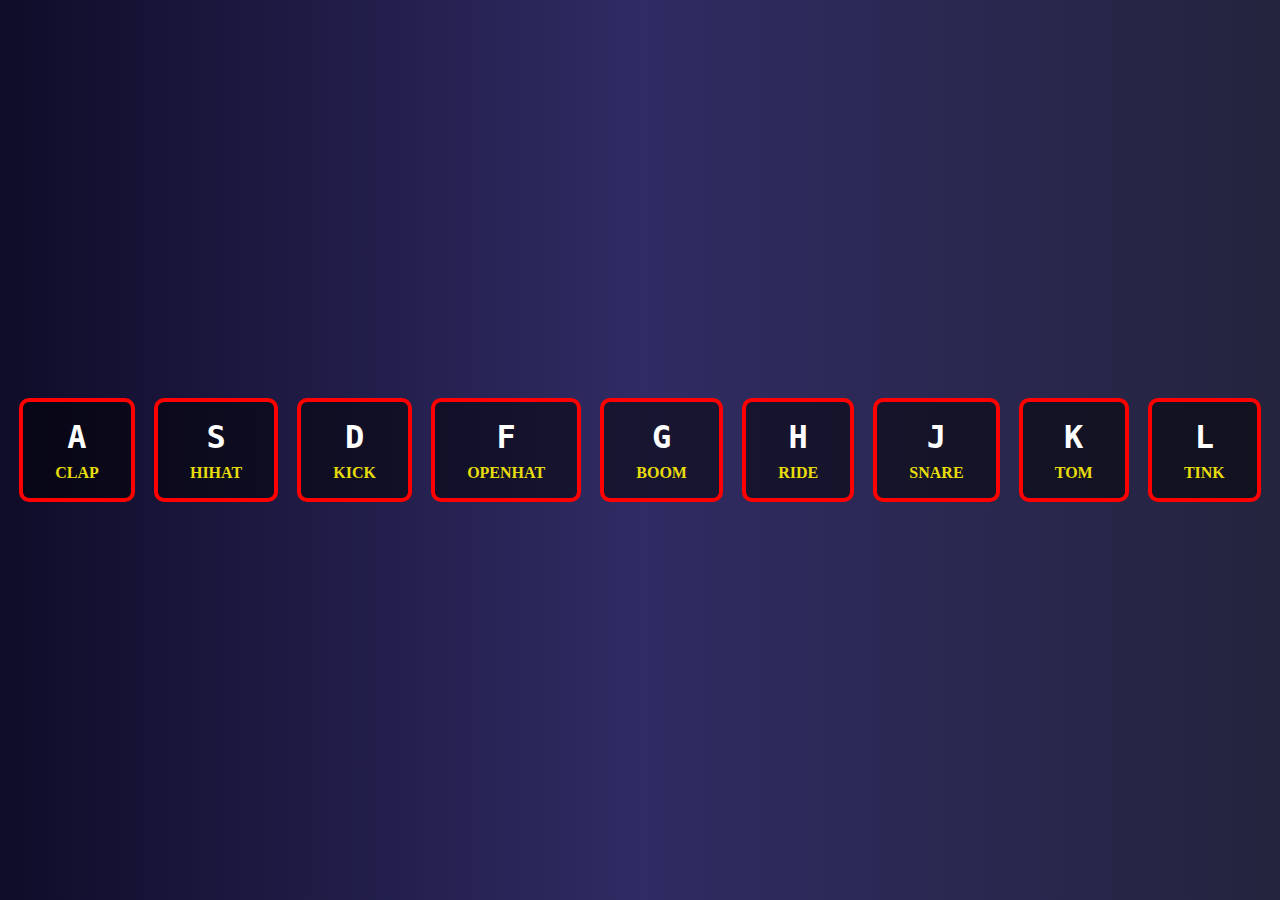
<file: 01 - Javscript Drum kit/index.html>
<!DOCTYPE html>
<html lang="en">
<head>
    <meta charset="UTF-8">
    <meta name="viewport" content="width=device-width, initial-scale=1.0">
    <title>Document</title>
    <link rel="stylesheet" href="style.css">
    <style>
  
    
    </style>
</head>
<body>
    <div class="wrapper">
        <div class="a container key-box" data-key="A">
            <kbd>A</kbd>
            <p>CLAP</p>
            <audio src="sounds/clap.wav"></audio>
        </div>
        <div class="s container key-box" data-key="S">
            <kbd>S</kbd>
            <p>HIHAT</p>
            <audio src="sounds/hihat.wav"></audio>
        </div>
        <div class="d container key-box" data-key="D">
            <kbd>D</kbd>
            <p>KICK</p>
            <audio src="sounds/kick.wav"></audio>
        </div>
        <div class="f container key-box" data-key="F">
            <kbd>F</kbd>
            <p>OPENHAT</p>
            <audio src="sounds/openhat.wav"></audio>
        </div>
        <div class="g container key-box" data-key="G">
            <kbd>G</kbd>
            <p>BOOM</p>
            <audio src="sounds/boom.wav"></audio>
        </div>
        <div class="h container key-box" data-key="H">
            <kbd>H</kbd>
            <p>RIDE</p>
            <audio src="sounds/ride.wav"></audio>
        </div>
        <div class="j container key-box" data-key="J">
            <kbd>J</kbd>
            <p>SNARE</p>
            <audio src="sounds/snare.wav"></audio>
        </div>
        <div class="k container key-box" data-key="K">
            <kbd>K</kbd>
            <p>TOM</p>
            <audio src="sounds/tom.wav"></audio>
        </div>
        <div class="l container key-box" data-key="L">
            <kbd>L</kbd>
            <p>TINK</p>
            <audio src="sounds/tink.wav"></audio>
        </div>
        
    </div>
    <script src="script.js"></script>
</body>
</html>
</file>
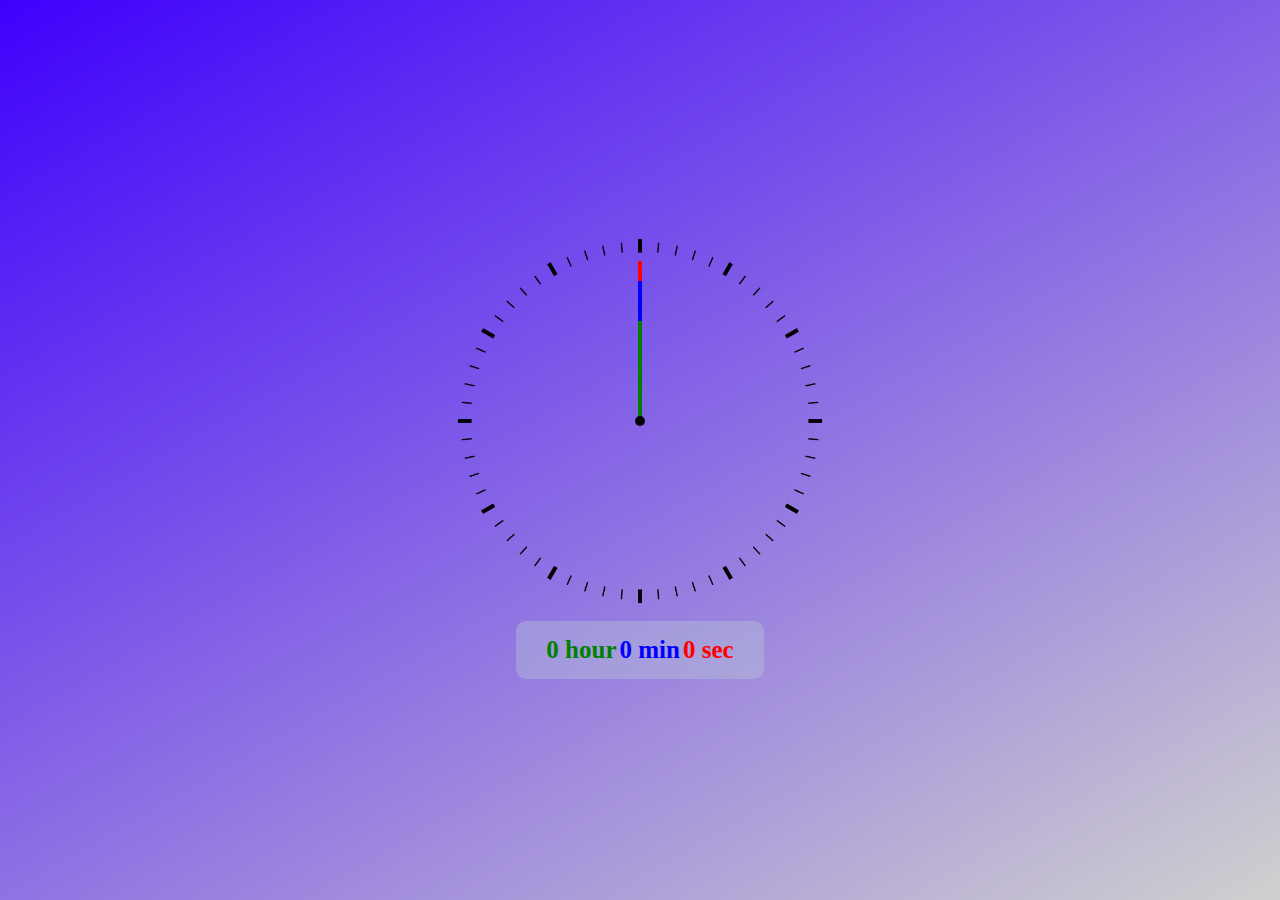
<file: 02 - JS and CSS Clock/index.html>
<!DOCTYPE html>
<html lang="en">

<head>
  <meta charset="UTF-8">
  <title>JS + CSS Clock</title>
  
  <style>
    * {
      margin: 0;
      padding: 0;
      box-sizing: border-box;
    }

    .wrapper {
      width: 100vw;
      height: 100vh;
      background-image: linear-gradient(150deg, #3f00fc, #d0d0ce);
      display: flex;
      justify-content: center;
      align-items: center;
      flex-direction: column;
    }

    .clock-container {
      background-image: url(pngegg.png);
      width: 400px;
      height: 400px;
      position: relative;
      display: flex;

      justify-content: center;
      align-items: center;
    }

    .center {
      position: absolute;
      background-color: black;
      padding: 5px;
      border-radius: 50%;
      z-index: 400;
    }

    .hand {

      position: absolute;
      width: 4px;

      /* top:40px; */
      bottom: 50%;
      transform: rotateZ(0deg);
      transform-origin: bottom;
    }

    .hand.sec {
      background-color: red;
      height: 160px;
    }

    .hand.min {
      background-color: blue;
      height: 140px;
      transform: rotateZ(0deg);
      z-index: 150;

    }

    .hand.hour {
      height: 100px;
      transform: rotateZ(0deg);
      background-color: green;
      z-index: 200;

    }
  </style>
</head>

<body>

  <div class="wrapper">
    <div class="clock-container">
      <img src="pngegg.png" alt="" width="400px" height="400px">
      <div class="center">

      </div>
      <div class="hand hour"></div>
      <div class="hand min"></div>
      <div class="hand sec"></div>
    </div>

    <!-- //lets make a digital clock --> 
     <div class="digital" style="display: flex; gap:3px ; background-color: rgba(184, 205, 214, 0.371); padding: 10px; border-radius: 10px; font-weight: bolder; font-size: 25px; padding: 15px 30px;">
       <div class="hourdig" style="color: green;">0 hour</div>
       <div class="mindig" style="color: blue;">0 min</div>
      <div class="secdig" style="color: red;">0 sec</div>
     </div>

  </div>


  <script>
    const sechand = document.querySelector('.sec')
    const minhand = document.querySelector('.min')
    const hourhand = document.querySelector('.hour')

    const secdig = document.querySelector('.secdig')
    const mindig = document.querySelector('.mindig')
    const hourdig = document.querySelector('.hourdig')
    let sec =0;
    let min =0;
    let hour =0;
    let degree = 0;



    function updatesec() {
      degree = degree + 6;
      sec = sec + 1;
      //updating in UI 
      sechand.style.setProperty('transform', `rotateZ(${degree}deg)`)
      secdig.textContent = `${sec % 60} sec`;
      


    }
    function updatemin() {
      degree = degree + 6;
      min = min +1;

      //updating in UI 
      minhand.style.setProperty('transform', `rotateZ(${degree}deg)`)
      mindig.textContent = `${min % 60} min`;
    }

    function updatehour() {
      degree = degree + 6;
      hour = hour + 1;
      //updating in UI 
      hourhand.style.setProperty('transform', `rotateZ(${degree}deg)`)
      hourdig.textContent = `${hour % 12} hour`;
    }



    // function updatemin(){
    //   degree
    // }

    setInterval(updatesec, 1000)
    setInterval(updatemin, 60000)
    setInterval(updatehour, 3600000)

  </script>
</body>

</html>
</file>
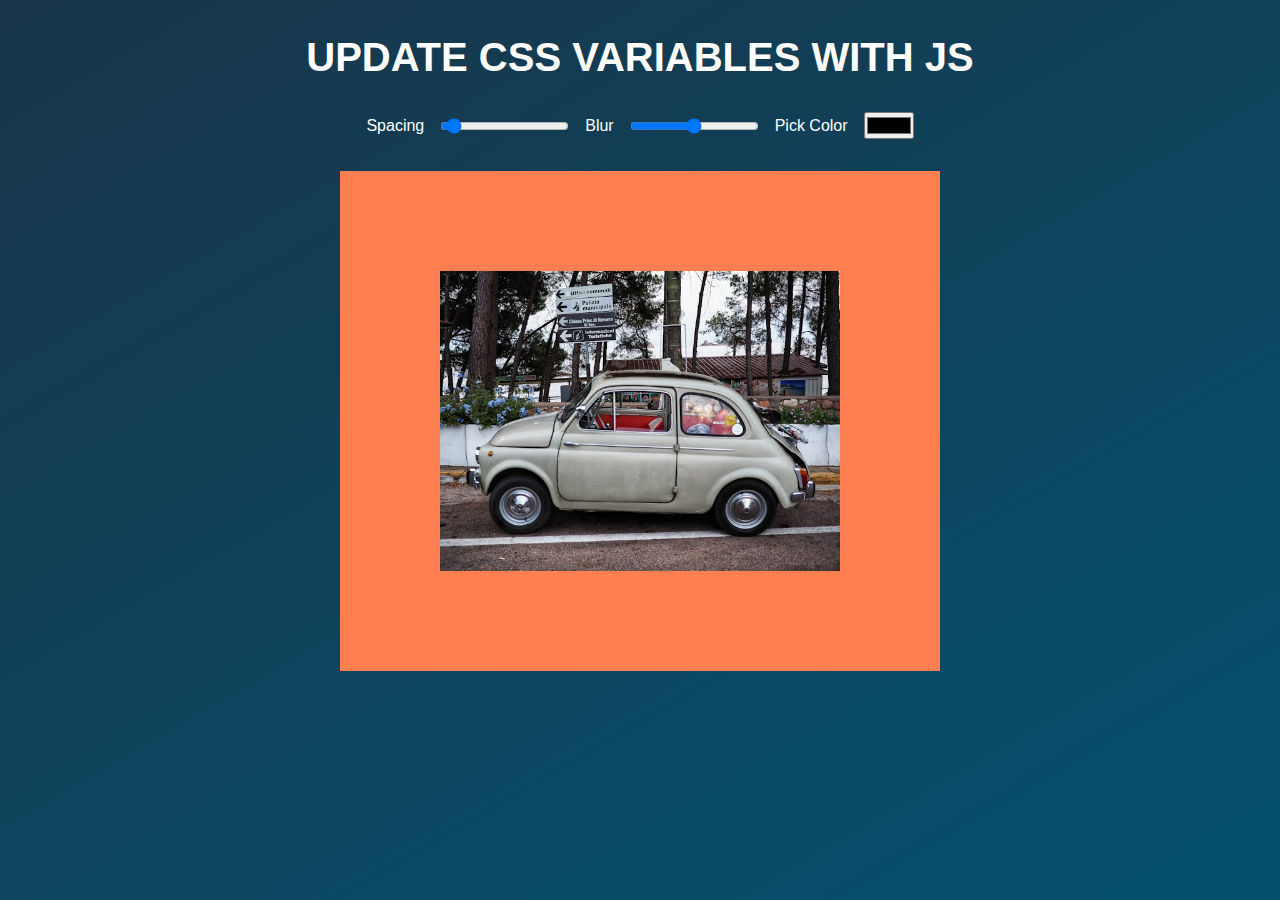
<file: 03 - CSS Variables/index.html>
<!DOCTYPE html>
<html lang="en">
<head>
    <meta charset="UTF-8">
    <meta name="viewport" content="width=device-width, initial-scale=1.0">
    <title>Update Css Variables with js</title>
    <style>
        *{
            padding: 0;
            margin: 0;
            box-sizing: border-box;
            color:white;
            font-family: 'Franklin Gothic Medium', 'Arial Narrow', Arial, sans-serif;
        }
        .wrapper{
       
            height: 100vh;
            width: 100vw;
         
           
            /* background-color: #193549; */
            background-image: linear-gradient(150deg ,#193549, rgb(3, 81, 111));

        }

        .container{
            max-width: 1024px;
            margin:0 auto;
            display: flex;
            flex-direction: column;
            align-items: center;
           
         
            gap:2rem;

        }
        .input-container{
            display:flex;
            gap:1rem;
            justify-content: center;
            align-items: center;
        }

        h1{ 
            padding-top: 35px;
            font-size:2.5rem;
        }

        .image-container{
            /* border:  100px; */
            padding:100px;
            background-color: coral;
         
            box-sizing: content-box;
            filter:blur(0px)
        
        }
     
    </style>
</head>
<body>
    
    <div class="wrapper">
        <div class="container">
            <h1>
                UPDATE CSS VARIABLES WITH <SPAN class="spanjs">JS</SPAN>
            </h1>
            <div class="input-container">
                <label for="spacing">Spacing</label>
                <input type="range" min="5" max="100"  value="10" id="spacing">
                <label for="blur">Blur</label>
                <input type="range" min="1" max="50" step="0.25" id="blur">
                <label for="colorpicker">Pick Color</label>
                <input type="color" id="colorpicker">
    
            </div>
    
    
                <img src="old car.jpg" alt="old car" width="400px" height="300px" class="image-container">
          
        </div>
    </div>

    <script>
        const spacing = document.querySelector('#spacing');
        const blur =document.querySelector('#blur');
        const colorpicker = document.querySelector('#colorpicker');
        const spanjs = document.querySelector('.spanjs')

        const img = document.querySelector('.image-container')
        console.log(spacing)

        spacing.addEventListener('input', (e)=>{
            console.log(e.target.value)
            let space = e.target.value
            img.style.setProperty('padding', `${space}px`);


        })

        blur.addEventListener('input', (e)=>{
            let blr = e.target.value
            console.log(blr)
            img.style.setProperty('filter', `blur(${blr}px)`);
        })

        colorpicker.addEventListener('input', (e)=>{
            let color = e.target.value
            console.log(color)
            img.style.setProperty('background-color', color);
            spanjs.style.color = color;
        })
    </script>

</body>
</html>

<!-- e is the event object.
e.target is the input element that triggered the event.
e.target.value is the current value of that input element. 


Event Object: When an event is fired, an event object is passed to the event handler. This object contains information about the event.

Target Property: The target property of the event object refers to the element that triggered the event.

Value Property: The value property is a property of the input element (or other form elements) that holds the current value of the element.


document.getElementById('slider') gets the slider element.
slider.addEventListener('input', (e) => { ... }) adds an event listener for the input event.
Inside the event handler, e.target refers to the slider element.
e.target.value gets the current value of the slider.
valueDisplay.textContent = value updates the paragraph to display the current value.-->
</file>
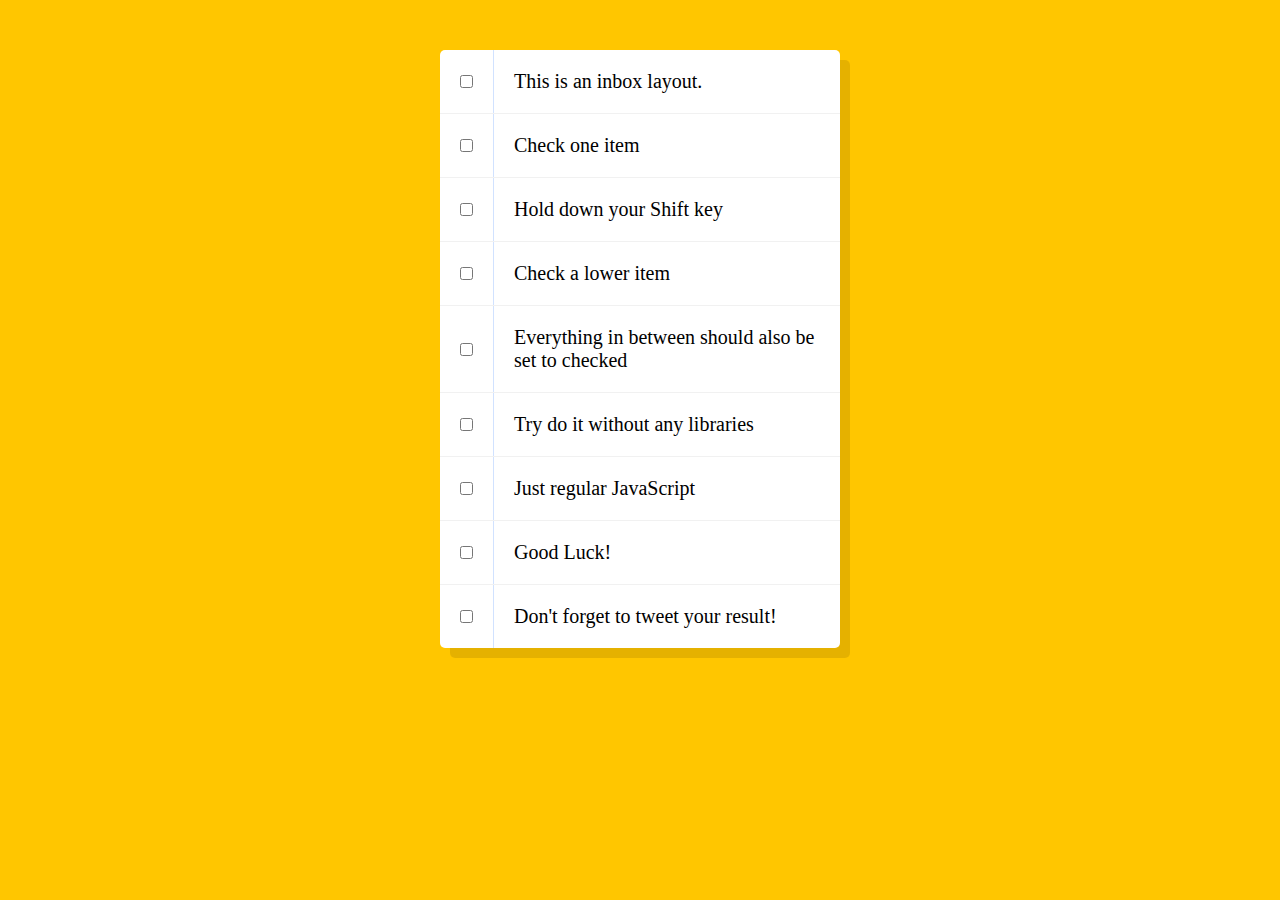
<file: 10 - Hold Shift and Check Checkboxes/index.html>
<!DOCTYPE html>
<html lang="en">
<head>
  <meta charset="UTF-8">
  <title>Hold Shift to Check Multiple Checkboxes</title>
  <link rel="icon" href="https://fav.farm/✅" />
</head>
<body>
  <style>

    html {
      font-family: sans-serif;
      background: #ffc600;
    }

    .inbox {
      max-width: 400px;
      margin: 50px auto;
      background: white;
      border-radius: 5px;
      box-shadow: 10px 10px 0 rgba(0,0,0,0.1);
    }

    .item {
      display: flex;
      align-items: center;
      border-bottom: 1px solid #F1F1F1;
    }

    .item:last-child {
      border-bottom: 0;
    }


    input:checked + p {
      background: #F9F9F9;
      text-decoration: line-through;
    }

    input[type="checkbox"] {
      margin: 20px;
    }

    p {
      margin: 0;
      padding: 20px;
      transition: background 0.2s;
      flex: 1;
      font-family: 'helvetica neue';
      font-size: 20px;
      font-weight: 200;
      border-left: 1px solid #D1E2FF;
    }
  </style>
   <!--
   The following is a common layout you would see in an email client.

   When a user clicks a checkbox, holds Shift, and then clicks another checkbox a few rows down, all the checkboxes in-between those two checkboxes should be checked.

  -->
  <div class="inbox">
    <div class="item">
      <input type="checkbox">
      <p>This is an inbox layout.</p>
    </div>
    <div class="item">
      <input type="checkbox">
      <p>Check one item</p>
    </div>
    <div class="item">
      <input type="checkbox">
      <p>Hold down your Shift key</p>
    </div>
    <div class="item">
      <input type="checkbox">
      <p>Check a lower item</p>
    </div>
    <div class="item">
      <input type="checkbox">
      <p>Everything in between should also be set to checked</p>
    </div>
    <div class="item">
      <input type="checkbox">
      <p>Try do it without any libraries</p>
    </div>
    <div class="item">
      <input type="checkbox">
      <p>Just regular JavaScript</p>
    </div>
    <div class="item">
      <input type="checkbox">
      <p>Good Luck!</p>
    </div>
    <div class="item">
      <input type="checkbox">
      <p>Don't forget to tweet your result!</p>
    </div>
  </div>

<script>
const checkboxes = document.querySelectorAll('.inbox input[type="checkbox"]');

let lastChecked;

function handleCheck(e) {
  // Check if they had the shift key down
  // AND check that they are checking it
  let inBetween = false;
  if (e.shiftKey && this.checked) {
    // go ahead and do what we please
    // loop over every single checkbox
    checkboxes.forEach(checkbox => {
      console.log(checkbox);
      if (checkbox === this || checkbox === lastChecked) {
        inBetween = !inBetween;
        console.log('Starting to check them in between!');
      }

      if (inBetween) {
        checkbox.checked = true;
      }
    });
  }

  lastChecked = this;
}

checkboxes.forEach(checkbox => checkbox.addEventListener('click', handleCheck));
</script>
</body>
</html>
</file>
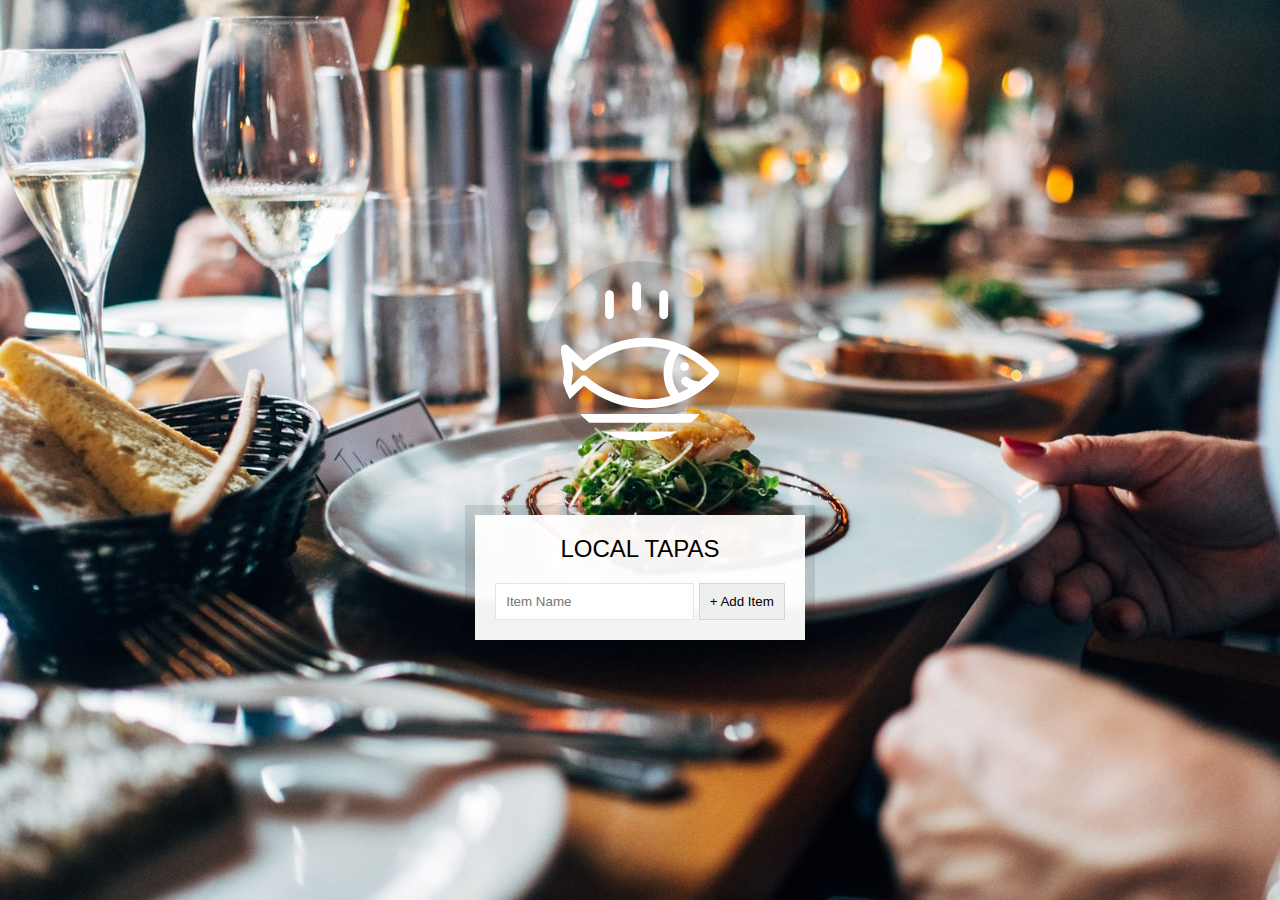
<file: 15 - LocalStorage/index.html>
<!DOCTYPE html>
<html lang="en">
<head>
  <meta charset="UTF-8">
  <title>LocalStorage</title>
  <link rel="stylesheet" href="style.css">
  <link rel="icon" href="https://fav.farm/✅" />
</head>
<body>
  <!--
      Fish SVG Cred:
      https://thenounproject.com/search/?q=fish&i=589236
   -->

   <svg xmlns="http://www.w3.org/2000/svg" xmlns:xlink="http://www.w3.org/1999/xlink" version="1.1" x="0px" y="0px" viewBox="0 0 512 512" enable-background="new 0 0 512 512" xml:space="preserve"><g><path d="M495.9,425.3H16.1c-5.2,0-10.1,2.9-12.5,7.6c-2.4,4.7-2.1,10.3,0.9,14.6l39,56.4c2.6,3.8,7,6.1,11.6,6.1h401.7   c4.6,0,9-2.3,11.6-6.1l39-56.4c3-4.3,3.3-9.9,0.9-14.6C506,428.2,501.1,425.3,495.9,425.3z M449.4,481.8H62.6L43,453.6H469   L449.4,481.8z"/><path d="M158.3,122c7.8,0,14.1-6.3,14.1-14.1V43.4c0-7.8-6.3-14.1-14.1-14.1c-7.8,0-14.1,6.3-14.1,14.1v64.5   C144.2,115.7,150.5,122,158.3,122z"/><path d="M245.1,94.7c7.8,0,14.1-6.3,14.1-14.1V16.1c0-7.8-6.3-14.1-14.1-14.1C237.3,2,231,8.3,231,16.1v64.5   C231,88.4,237.3,94.7,245.1,94.7z"/><path d="M331.9,122c7.8,0,14.1-6.3,14.1-14.1V43.4c0-7.8-6.3-14.1-14.1-14.1s-14.1,6.3-14.1,14.1v64.5   C317.8,115.7,324.1,122,331.9,122z"/><path d="M9.6,385.2c5.3,2.8,11.8,1.9,16.2-2.2l50.6-47.7c56.7,46.5,126.6,71.9,198.3,71.9c0,0,0,0,0,0   c87.5,0,169.7-36.6,231.4-103.2c5-5.4,5-13.8,0-19.2c-61.8-66.5-144-103.2-231.4-103.2c-72,0-142.2,25.6-199,72.5l-50-47.1   c-4.4-4.1-10.9-5-16.2-2.2c-5.3,2.8-8.3,8.7-7.4,14.6l11.6,75L2.2,370.6C1.3,376.5,4.2,382.4,9.6,385.2z M380.9,230.8   c34.9,14.3,67.2,35.7,95.3,63.6c-10.1,10-20.8,19.2-31.9,27.5c-22.4-3.3-29.6-8.8-30.7-9.7c-4-5.7-11.8-7.7-18.1-4.4   c-6.9,3.6-9.5,12.2-5.9,19.1c1.9,3.5,7.3,10.3,22.4,16c-10.1,5.7-20.5,10.7-31.1,15.1C352.4,320.2,352.4,268.6,380.9,230.8z    M36.3,255.6l29.4,27.7c5.3,5,13.6,5.1,19.1,0.3c53.2-47.6,120.7-73.7,190-73.7c26.9,0,53.2,3.9,78.5,11.3   c-29.3,44.6-29.3,102,0,146.6c-25.3,7.4-51.6,11.3-78.5,11.3c-69,0-136.3-26-189.4-73.2c-2.7-2.4-13.4-6.3-19.1,0.3l-30.1,28.3   l5.7-40C42.2,293,36.3,255.6,36.3,255.6z"/><circle cx="398.8" cy="273.8" r="14.1"/></g></svg>

  <div class="wrapper">
    <h2>LOCAL TAPAS</h2>
    <p></p>
    <ul class="plates">
      <li>Loading Tapas...</li>
    </ul>
    <form class="add-items">
      <input type="text" name="item" placeholder="Item Name" required>
      <input type="submit" value="+ Add Item">
    </form>
  </div>

<script>
  const addItems = document.querySelector('.add-items');
  const itemsList = document.querySelector('.plates');
  const items = JSON.parse(localStorage.getItem('items')) || [];

  function addItem(e) {
    e.preventDefault();
    const text = (this.querySelector('[name=item]')).value;
    const item = {
      text,
      done: false
    };

    items.push(item);
    populateList(items, itemsList);
    localStorage.setItem('items', JSON.stringify(items));
    this.reset();
  }

  function populateList(plates = [], platesList) {
    platesList.innerHTML = plates.map((plate, i) => {
      return `
        <li>
          <input type="checkbox" data-index=${i} id="item${i}" ${plate.done ? 'checked' : ''} />
          <label for="item${i}">${plate.text}</label>
        </li>
      `;
    }).join('');
  }

  function toggleDone(e) {
    if (!e.target.matches('input')) return; // skip this unless it's an input
    const el = e.target;
    const index = el.dataset.index;
    items[index].done = !items[index].done;
    localStorage.setItem('items', JSON.stringify(items));
    populateList(items, itemsList);
  }

  addItems.addEventListener('submit', addItem);
  itemsList.addEventListener('click', toggleDone);

  populateList(items, itemsList);

</script>


</body>
</html>
</file>
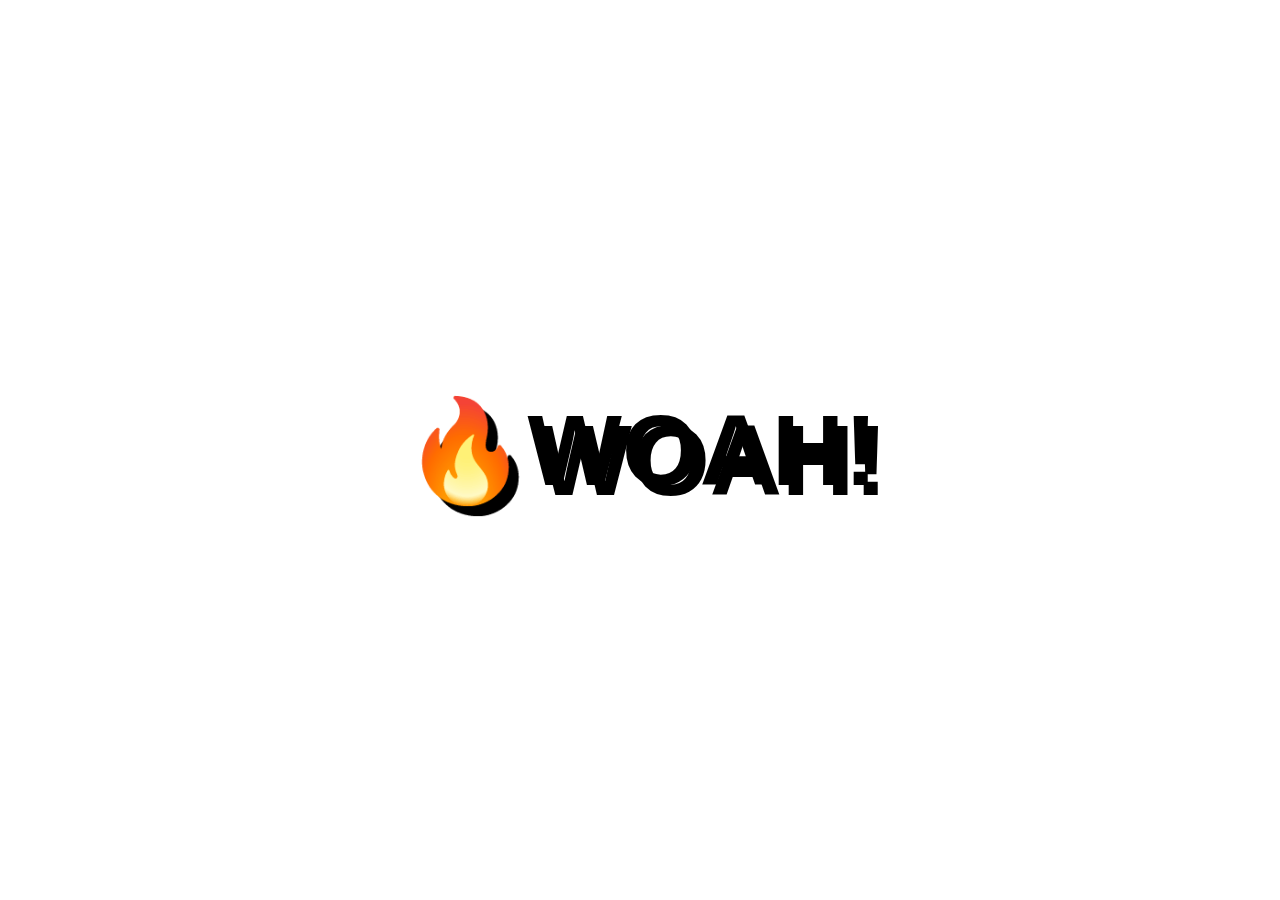
<file: 16 - Mouse Move Shadow/index.html>
<!DOCTYPE html>
<html lang="en">
<head>
  <meta charset="UTF-8">
  <title>Mouse Shadow</title>
  <link rel="icon" href="https://fav.farm/✅" />
</head>
<body>

  <div class="hero">
    <h1 contenteditable>🔥WOAH!</h1>
  </div>

  <style>
  html {
    color: black;
    font-family: sans-serif;
  }

  body {
    margin: 0;
  }

  .hero {
    min-height: 100vh;
    display: flex;
    justify-content: center;
    align-items: center;
    color: black;
  }

  h1 {
    text-shadow: 10px 10px 0 rgba(0,0,0,1);
    font-size: 100px;
  }
  </style>

<script>
  const hero = document.querySelector('.hero');
  const text = hero.querySelector('h1');
  const walk = 500; // 500px

  function shadow(e) {
    const { offsetWidth: width, offsetHeight: height } = hero;
    let { offsetX: x, offsetY: y } = e;

    if (this !== e.target) {
      x = x + e.target.offsetLeft;
      y = y + e.target.offsetTop;
    }

    const xWalk = Math.round((x / width * walk) - (walk / 2));
    const yWalk = Math.round((y / height * walk) - (walk / 2));

    text.style.textShadow = `
      ${xWalk}px ${yWalk}px 0 rgba(255,0,255,0.7),
      ${xWalk * -1}px ${yWalk}px 0 rgba(0,255,255,0.7),
      ${yWalk}px ${xWalk * -1}px 0 rgba(0,255,0,0.7),
      ${yWalk * -1}px ${xWalk}px 0 rgba(0,0,255,0.7)
    `;

  }

  hero.addEventListener('mousemove', shadow);
</script>
</body>
</html>
</file>
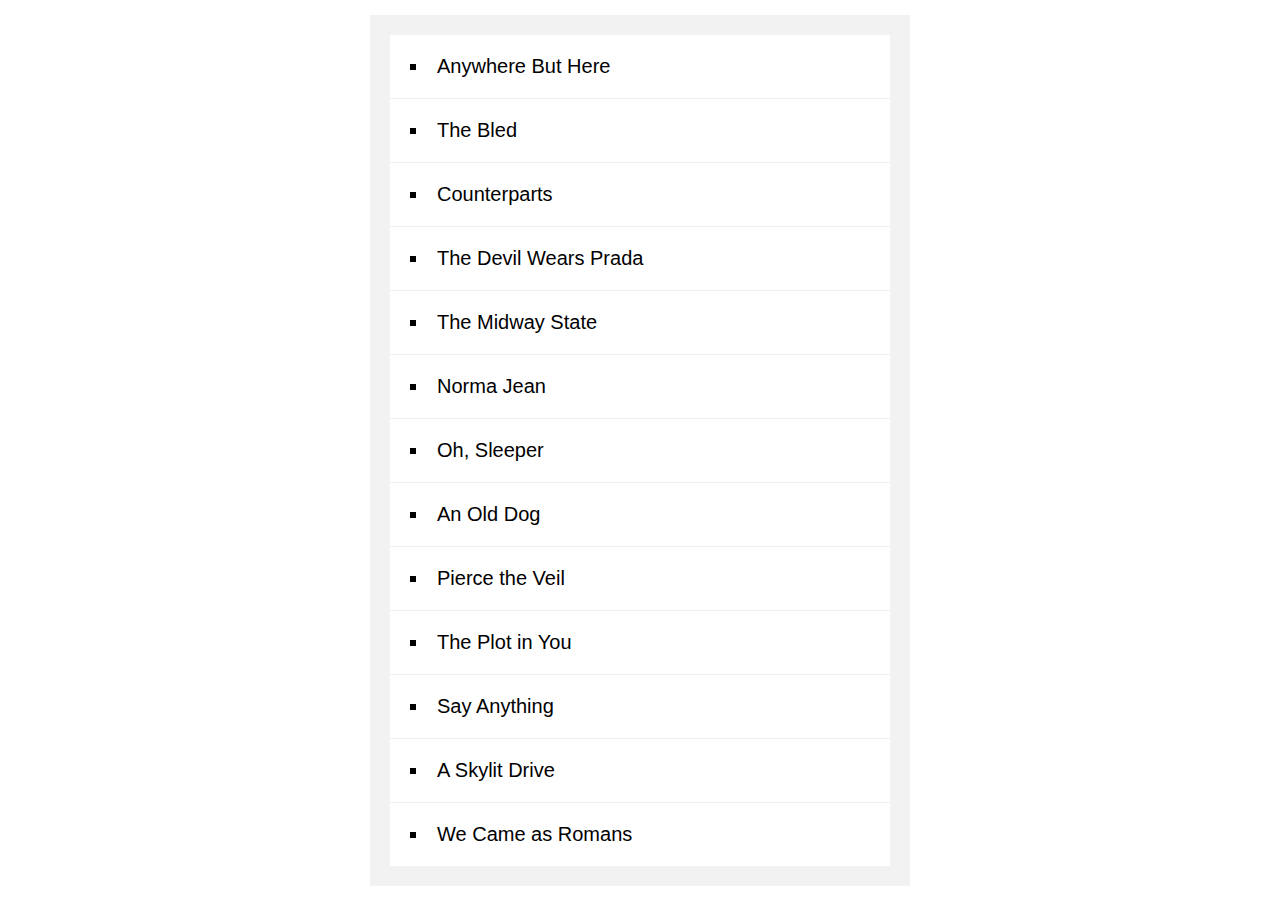
<file: 17 - Sort Without Articles/index.html>
<!DOCTYPE html>
<html lang="en">
<head>
  <meta charset="UTF-8">
  <title>Sort Without Articles</title>
  <link rel="icon" href="https://fav.farm/✅" />
</head>
<body>

  <style>
    body {
      margin: 0;
      font-family: sans-serif;
      background: url("https://source.unsplash.com/nDqA4d5NL0k/2000x2000");
      background-size: cover;
      display: flex;
      align-items: center;
      min-height: 100vh;
    }

    #bands {
      list-style: inside square;
      font-size: 20px;
      background: white;
      width: 500px;
      margin: auto;
      padding: 0;
      box-shadow: 0 0 0 20px rgba(0, 0, 0, 0.05);
    }

    #bands li {
      border-bottom: 1px solid #efefef;
      padding: 20px;
    }

    #bands li:last-child {
      border-bottom: 0;
    }

    a {
      color: #ffc600;
      text-decoration: none;
    }

  </style>

  <ul id="bands"></ul>

<script>
const bands = ['The Plot in You', 'The Devil Wears Prada', 'Pierce the Veil', 'Norma Jean', 'The Bled', 'Say Anything', 'The Midway State', 'We Came as Romans', 'Counterparts', 'Oh, Sleeper', 'A Skylit Drive', 'Anywhere But Here', 'An Old Dog'];

function strip(bandName) {
  return bandName.replace(/^(a |the |an )/i, '').trim();
}

const sortedBands = bands.sort((a, b) => strip(a) > strip(b) ? 1 : -1);

document.querySelector('#bands').innerHTML =
  sortedBands
    .map(band => `<li>${band}</li>`)
    .join('');

console.log(sortedBands);

</script>

</body>
</html>
</file>
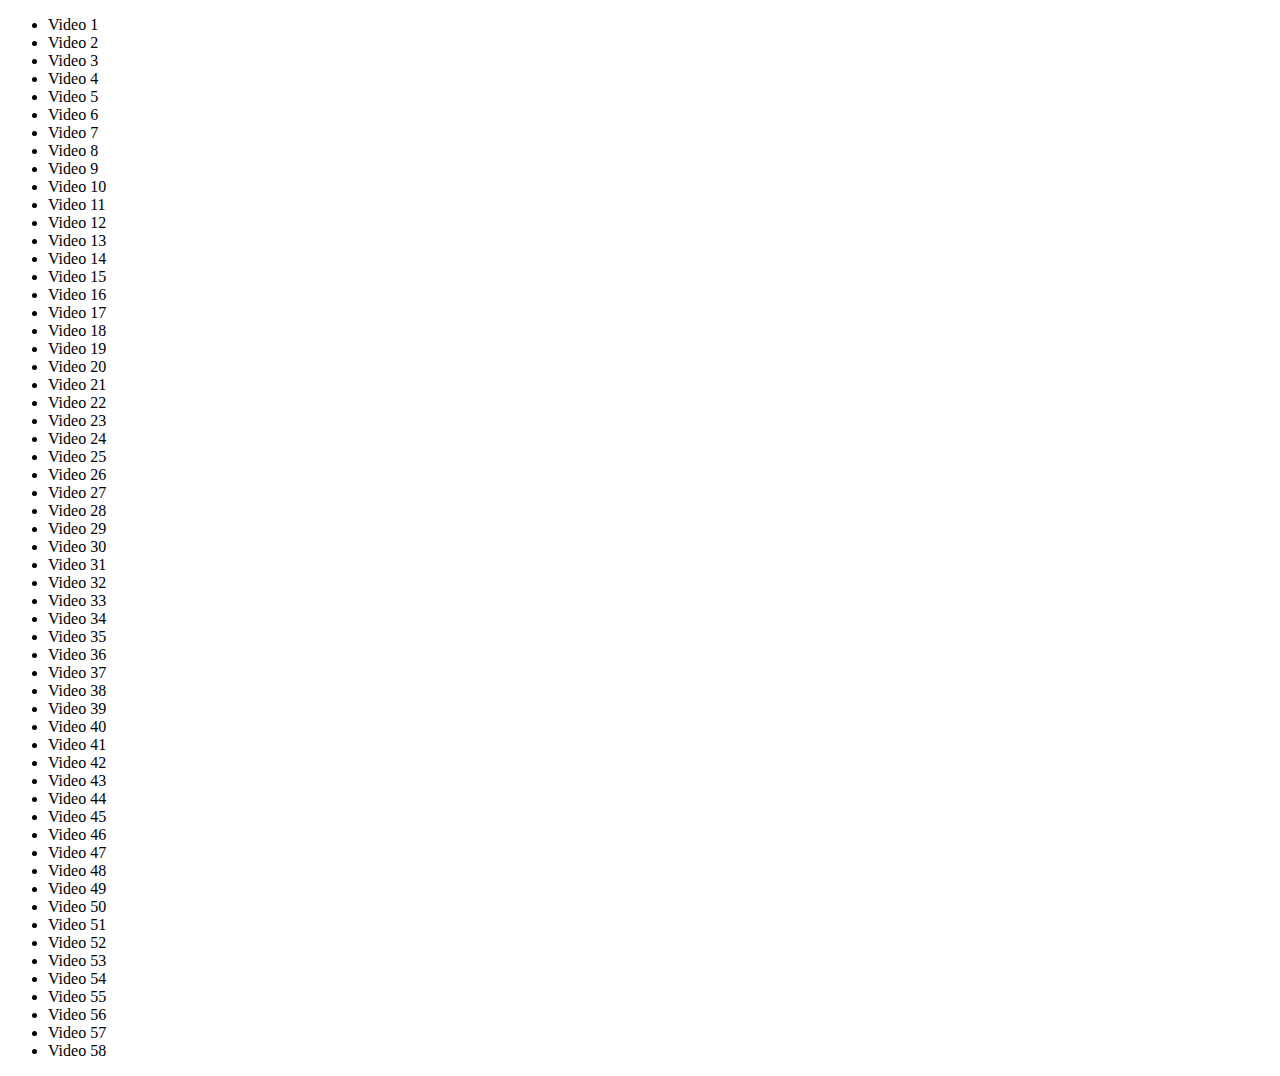
<file: 18 - Adding Up Times with Reduce/index.html>
<!DOCTYPE html>
<html lang="en">
<head>
  <meta charset="UTF-8">
  <title>Videos</title>
  <link rel="icon" href="https://fav.farm/✅" />
</head>
<body>
  <ul class="videos">
    <li data-time="5:43">
      Video 1
    </li>
    <li data-time="2:33">
      Video 2
    </li>
    <li data-time="3:45">
      Video 3
    </li>
    <li data-time="0:47">
      Video 4
    </li>
    <li data-time="5:21">
      Video 5
    </li>
    <li data-time="6:56">
      Video 6
    </li>
    <li data-time="3:46">
      Video 7
    </li>
    <li data-time="5:25">
      Video 8
    </li>
    <li data-time="3:14">
      Video 9
    </li>
    <li data-time="3:31">
      Video 10
    </li>
    <li data-time="5:59">
      Video 11
    </li>
    <li data-time="3:07">
      Video 12
    </li>
    <li data-time="11:29">
      Video 13
    </li>
    <li data-time="8:57">
      Video 14
    </li>
    <li data-time="5:49">
      Video 15
    </li>
    <li data-time="5:52">
      Video 16
    </li>
    <li data-time="5:50">
      Video 17
    </li>
    <li data-time="9:13">
      Video 18
    </li>
    <li data-time="11:51">
      Video 19
    </li>
    <li data-time="7:58">
      Video 20
    </li>
    <li data-time="4:40">
      Video 21
    </li>
    <li data-time="4:45">
      Video 22
    </li>
    <li data-time="6:46">
      Video 23
    </li>
    <li data-time="7:24">
      Video 24
    </li>
    <li data-time="7:12">
      Video 25
    </li>
    <li data-time="5:23">
      Video 26
    </li>
    <li data-time="3:34">
      Video 27
    </li>
    <li data-time="8:22">
      Video 28
    </li>
    <li data-time="5:17">
      Video 29
    </li>
    <li data-time="3:10">
      Video 30
    </li>
    <li data-time="4:43">
      Video 31
    </li>
    <li data-time="19:43">
      Video 32
    </li>
    <li data-time="0:47">
      Video 33
    </li>
    <li data-time="0:47">
      Video 34
    </li>
    <li data-time="3:14">
      Video 35
    </li>
    <li data-time="3:59">
      Video 36
    </li>
    <li data-time="2:43">
      Video 37
    </li>
    <li data-time="4:17">
      Video 38
    </li>
    <li data-time="6:56">
      Video 39
    </li>
    <li data-time="3:05">
      Video 40
    </li>
    <li data-time="2:06">
      Video 41
    </li>
    <li data-time="1:59">
      Video 42
    </li>
    <li data-time="1:49">
      Video 43
    </li>
    <li data-time="3:36">
      Video 44
    </li>
    <li data-time="7:10">
      Video 45
    </li>
    <li data-time="3:44">
      Video 46
    </li>
    <li data-time="3:44">
      Video 47
    </li>
    <li data-time="4:36">
      Video 48
    </li>
    <li data-time="3:16">
      Video 49
    </li>
    <li data-time="1:10">
      Video 50
    </li>
    <li data-time="6:10">
      Video 51
    </li>
    <li data-time="2:14">
      Video 52
    </li>
    <li data-time="3:44">
      Video 53
    </li>
    <li data-time="5:05">
      Video 54
    </li>
    <li data-time="6:03">
      Video 55
    </li>
    <li data-time="12:39">
      Video 56
    </li>
    <li data-time="1:56">
      Video 57
    </li>
    <li data-time="4:04">
      Video 58
    </li>
  </ul>
<script>

  const timeNodes = Array.from(document.querySelectorAll('[data-time]'));

  const seconds = timeNodes
    .map(node => node.dataset.time)
    .map(timeCode => {
      const [mins, secs] = timeCode.split(':').map(parseFloat);
      return (mins * 60) + secs;
    })
    .reduce((total, vidSeconds) => total + vidSeconds);

    let secondsLeft = seconds;
    const hours = Math.floor(secondsLeft / 3600);
    secondsLeft = secondsLeft % 3600;

    const mins = Math.floor(secondsLeft / 60);
    secondsLeft = secondsLeft % 60;

    console.log(hours, mins, secondsLeft);

</script>
</body>
</html>
</file>
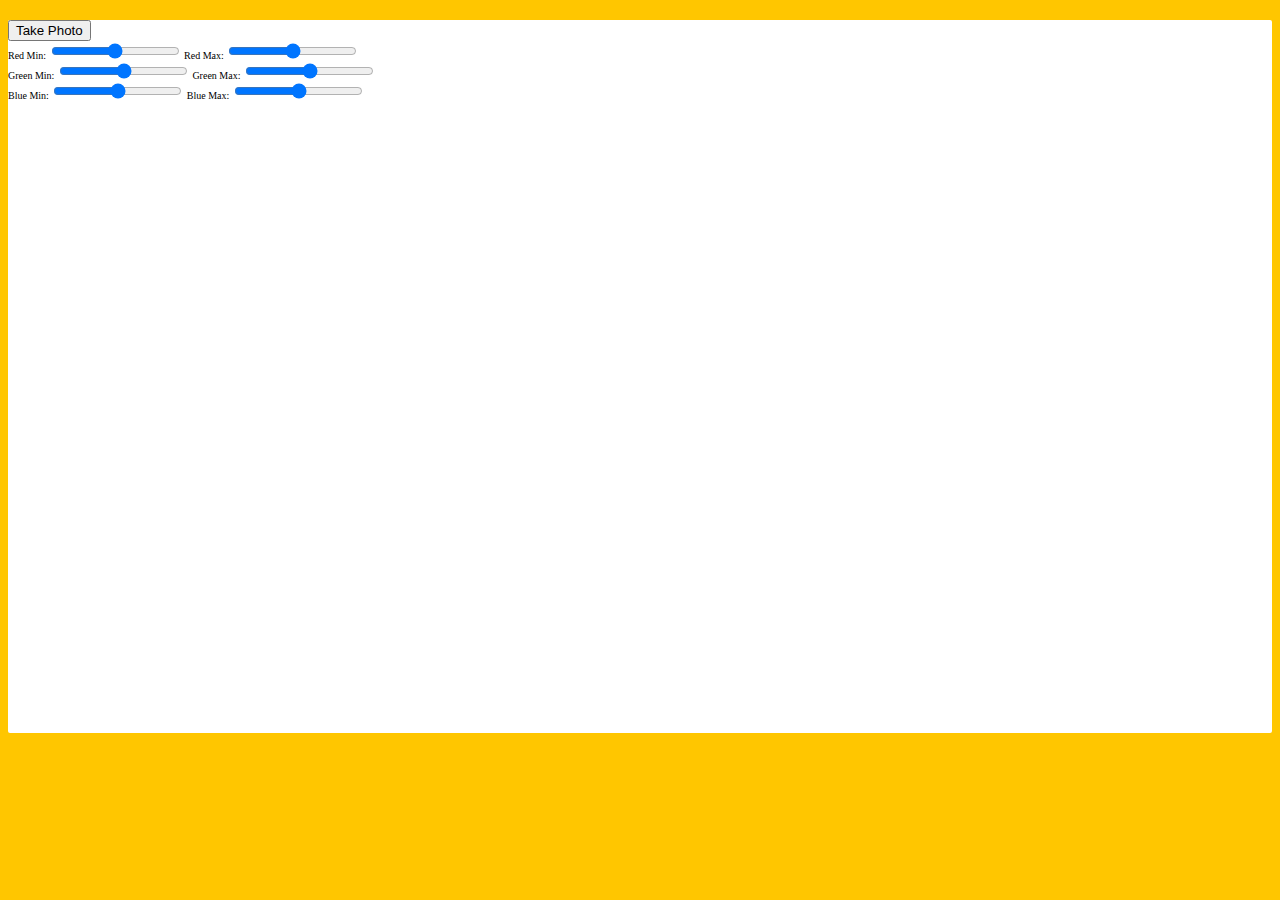
<file: 19 - WebCam Fun/index.html>
<!DOCTYPE html>
<html lang="en">
<head>
  <meta charset="UTF-8">
  <title>Get User Media Code Along!</title>
  <link rel="stylesheet" href="style.css">
  <link rel="icon" href="https://fav.farm/🔥" />
</head>
<body>

  <div class="photobooth">
    <div class="controls">
      <button onClick="takePhoto()">Take Photo</button>
      <div class="rgb">
        <label for="rmin">Red Min:</label>
        <input type="range" min=0 max=255 name="rmin">
        <label for="rmax">Red Max:</label>
        <input type="range" min=0 max=255 name="rmax">

        <br>

        <label for="gmin">Green Min:</label>
        <input type="range" min=0 max=255 name="gmin">
        <label for="gmax">Green Max:</label>
        <input type="range" min=0 max=255 name="gmax">

        <br>

        <label for="bmin">Blue Min:</label>
        <input type="range" min=0 max=255 name="bmin">
        <label for="bmax">Blue Max:</label>
        <input type="range" min=0 max=255 name="bmax">
      </div>
    </div>

    <canvas class="photo"></canvas>
    <video class="player"></video>
    <div class="strip"></div>
  </div>

  <audio class="snap" src="./snap.mp3" hidden></audio>

  <script src="scripts.js"></script>

</body>
</html>
</file>
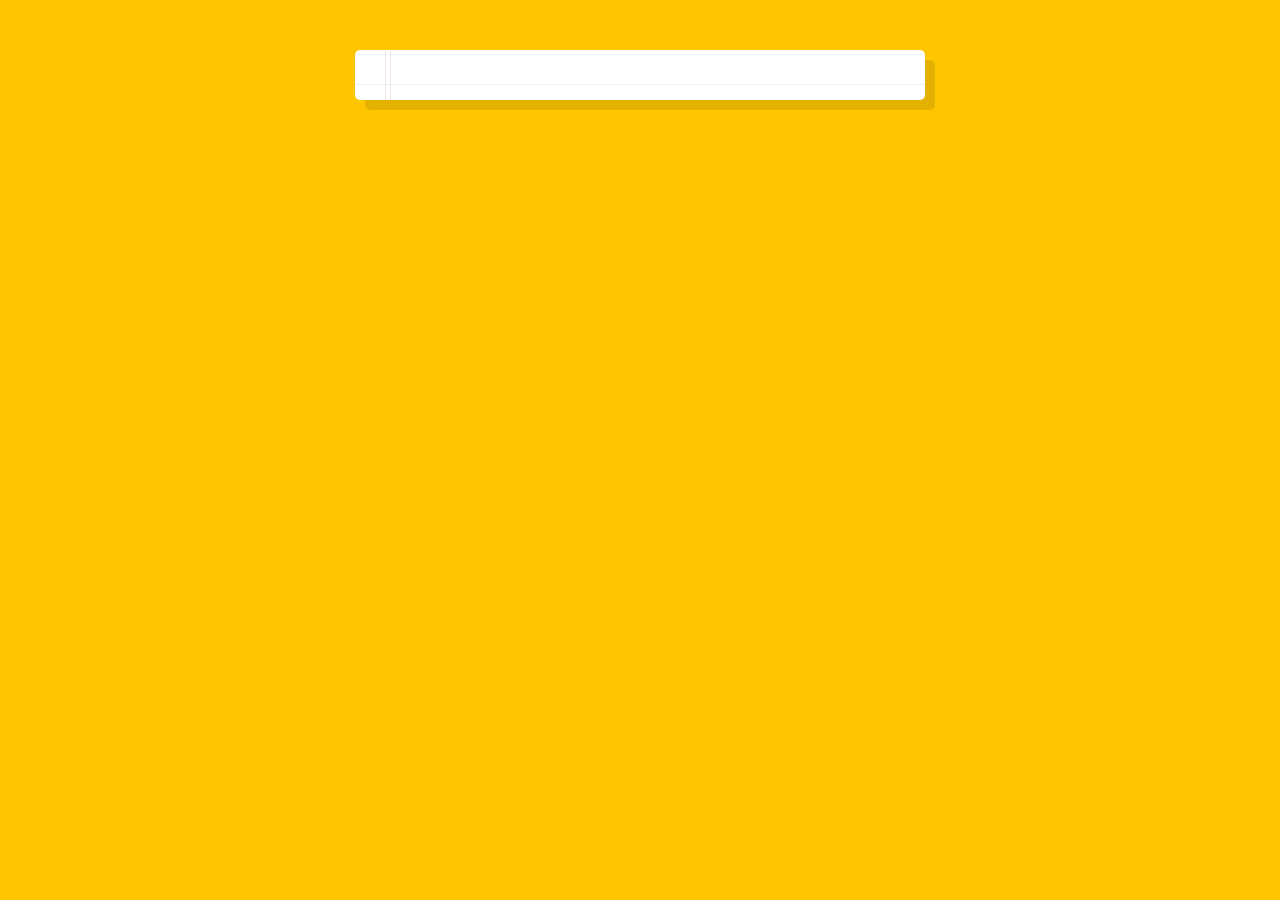
<file: 20 - Speech Detection/index.html>
<!DOCTYPE html>
<html lang="en">
<head>
  <meta charset="UTF-8">
  <title>Speech Detection</title>
  <link rel="icon" href="https://fav.farm/✅" />
</head>
<body>

  <div class="words" contenteditable>
  </div>

<script>
  window.SpeechRecognition = window.SpeechRecognition || window.webkitSpeechRecognition;

  const recognition = new SpeechRecognition();
  recognition.interimResults = true;
  recognition.lang = 'en-US';

  let p = document.createElement('p');
  const words = document.querySelector('.words');
  words.appendChild(p);

  recognition.addEventListener('result', e => {
    const transcript = Array.from(e.results)
      .map(result => result[0])
      .map(result => result.transcript)
      .join('');

      const poopScript = transcript.replace(/poop|poo|shit|dump/gi, '💩');
      p.textContent = poopScript;

      if (e.results[0].isFinal) {
        p = document.createElement('p');
        words.appendChild(p);
      }
  });

  recognition.addEventListener('end', recognition.start);

  recognition.start();

</script>


  <style>
    html {
      font-size: 10px;
    }

    body {
      background: #ffc600;
      font-family: 'helvetica neue';
      font-weight: 200;
      font-size: 20px;
    }

    .words {
      max-width: 500px;
      margin: 50px auto;
      background: white;
      border-radius: 5px;
      box-shadow: 10px 10px 0 rgba(0,0,0,0.1);
      padding: 1rem 2rem 1rem 5rem;
      background: -webkit-gradient(linear, 0 0, 0 100%, from(#d9eaf3), color-stop(4%, #fff)) 0 4px;
      background-size: 100% 3rem;
      position: relative;
      line-height: 3rem;
    }

    p {
      margin: 0 0 3rem;
    }

    .words:before {
      content: '';
      position: absolute;
      width: 4px;
      top: 0;
      left: 30px;
      bottom: 0;
      border: 1px solid;
      border-color: transparent #efe4e4;
    }
  </style>

</body>
</html>
</file>
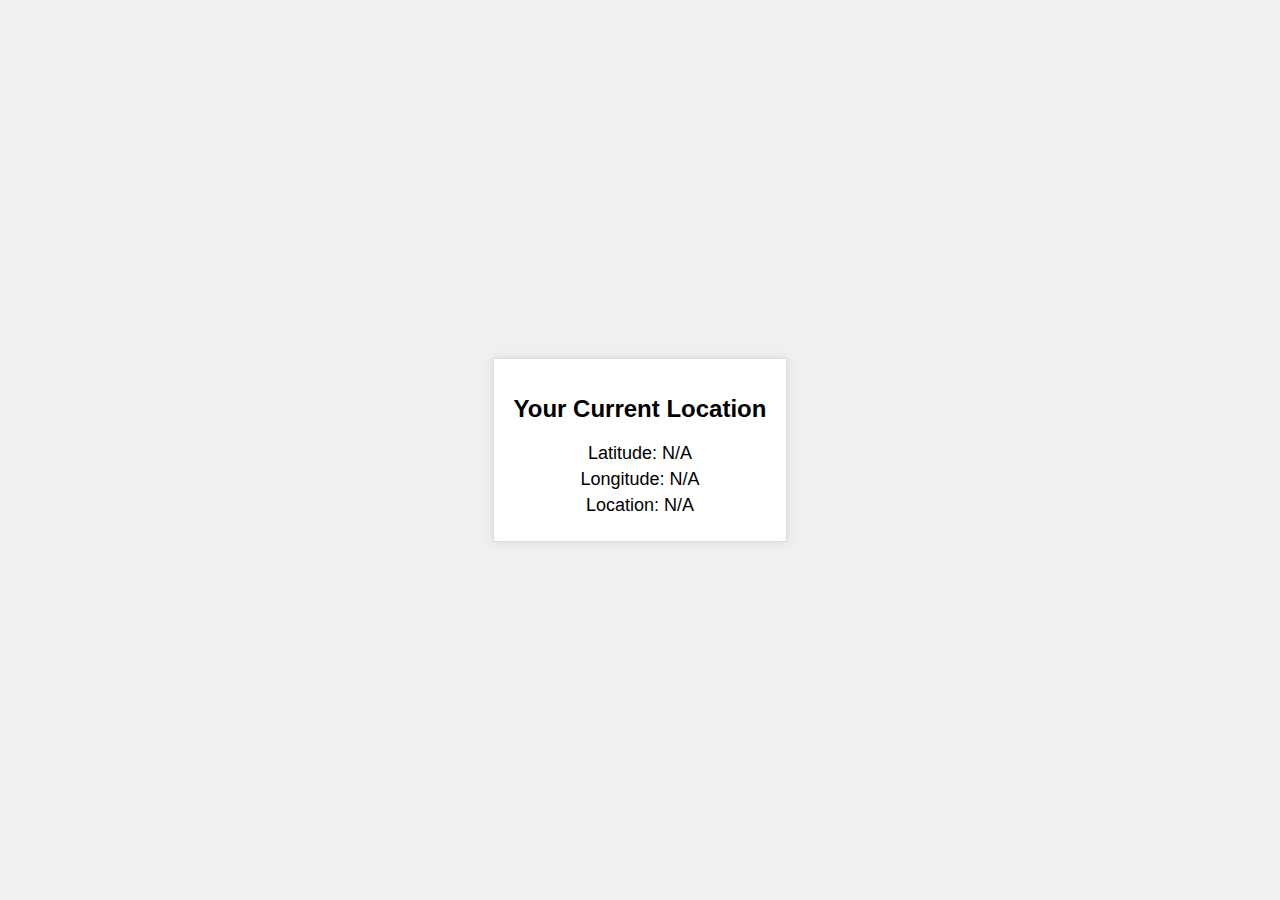
<file: 21 - Geolocation/index.html>
<!DOCTYPE html>
<html lang="en">
<head>
  <meta charset="UTF-8">
  <title>Location Tracker</title>
  <meta name="viewport" content="width=device-width, initial-scale=1.0">
  <style>
    /* Basic styling for the body */
    body {
      font-family: Arial, sans-serif;
      display: flex;
      flex-direction: column;
      justify-content: center;
      align-items: center;
      min-height: 100vh;
      margin: 0;
      background-color: #f0f0f0;
    }
    /* Styling for the container holding the location information */
    .container {
      text-align: center;
      padding: 20px;
      border: 1px solid #ddd;
      background-color: #fff;
      box-shadow: 0 0 10px rgba(0,0,0,0.1);
    }
    /* Styling for the main heading */
    h1 {
      font-size: 24px;
      margin-bottom: 20px;
    }
    /* Styling for the paragraphs displaying the coordinates and location */
    p {
      font-size: 18px;
      margin: 5px 0;
    }
  </style>
</head>
<body>
  <div class="container">
    <h1>Your Current Location</h1>
    <!-- Paragraphs for displaying latitude, longitude, and location -->
    <p id="latitude">Latitude: N/A</p>
    <p id="longitude">Longitude: N/A</p>
    <p id="location">Location: N/A</p>
  </div>

  <script>
    /**
     * Fetches the location name based on the latitude and longitude.
     * @param {number} lat - The latitude of the current position.
     * @param {number} lon - The longitude of the current position.
     */
    async function fetchLocationName(lat, lon) {
      try {
        // Fetch the location name using the Nominatim API
        const response = await fetch(`https://nominatim.openstreetmap.org/reverse?format=jsonv2&lat=${lat}&lon=${lon}`);
        
        // Check if the response is ok
        if (!response.ok) {
          throw new Error('Network response was not ok');
        }

        // Parse the JSON response
        const data = await response.json();
        
        // Update the location paragraph with the fetched location name
        document.getElementById('location').textContent = `Location: ${data.display_name}`;
      } catch (error) {
        // Log any errors and update the location paragraph with an error message
        console.error('Error fetching location name:', error);
        document.getElementById('location').textContent = 'Location: Unable to retrieve location name';
      }
    }

    /**
     * Checks if geolocation is supported and watches the position.
     * If position is retrieved, updates the latitude and longitude paragraphs and calls fetchLocationName.
     * If an error occurs, logs the error and shows an alert.
     */
    if (navigator.geolocation) {
      navigator.geolocation.watchPosition(
        (position) => {
          // Retrieve the latitude and longitude from the position object
          const lat = position.coords.latitude;
          const lon = position.coords.longitude;

          // Update the latitude and longitude paragraphs with the current position
          document.getElementById('latitude').textContent = `Latitude: ${lat}`;
          document.getElementById('longitude').textContent = `Longitude: ${lon}`;

          // Fetch and display the location name based on the current position
          fetchLocationName(lat, lon);
        },
        (error) => {
          // Log any errors and show an alert
          console.error('Error retrieving your location:', error);
          alert('Error retrieving your location');
        }
      );
    } else {
      // Show an alert if geolocation is not supported by the browser
      alert('Geolocation is not supported by this browser.');
    }
  </script>
</body>
</html>
</file>
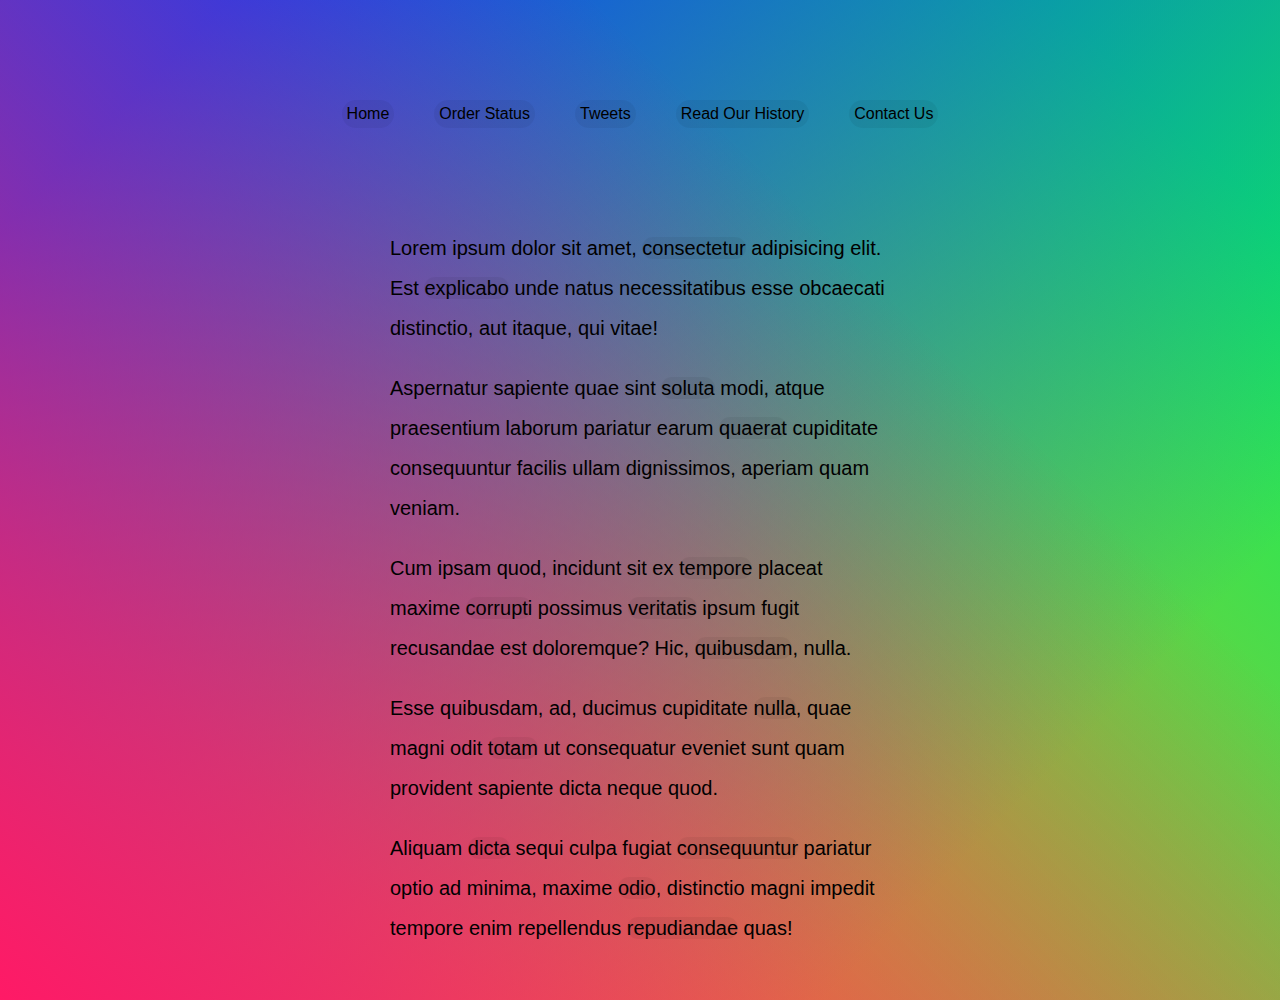
<file: 22 - Follow Along Link Highlighter/index.html>
<!DOCTYPE html>
<html lang="en">
<head>
  <meta charset="UTF-8">
  <title>👀👀👀Follow Along Nav</title>
  <link rel="stylesheet" href="style.css">
  <link rel="icon" href="https://fav.farm/✅" />
</head>
<body>

    <nav>
      <ul class="menu">
        <li><a href="">Home</a></li>
        <li><a href="">Order Status</a></li>
        <li><a href="">Tweets</a></li>
        <li><a href="">Read Our History</a></li>
        <li><a href="">Contact Us</a></li>
      </ul>
    </nav>

    <div class="wrapper">
      <p>Lorem ipsum dolor sit amet, <a href="">consectetur</a> adipisicing elit. Est <a href="">explicabo</a> unde natus necessitatibus esse obcaecati distinctio, aut itaque, qui vitae!</p>
      <p>Aspernatur sapiente quae sint <a href="">soluta</a> modi, atque praesentium laborum pariatur earum <a href="">quaerat</a> cupiditate consequuntur facilis ullam dignissimos, aperiam quam veniam.</p>
      <p>Cum ipsam quod, incidunt sit ex <a href="">tempore</a> placeat maxime <a href="">corrupti</a> possimus <a href="">veritatis</a> ipsum fugit recusandae est doloremque? Hic, <a href="">quibusdam</a>, nulla.</p>
      <p>Esse quibusdam, ad, ducimus cupiditate <a href="">nulla</a>, quae magni odit <a href="">totam</a> ut consequatur eveniet sunt quam provident sapiente dicta neque quod.</p>
      <p>Aliquam <a href="">dicta</a> sequi culpa fugiat <a href="">consequuntur</a> pariatur optio ad minima, maxime <a href="">odio</a>, distinctio magni impedit tempore enim repellendus <a href="">repudiandae</a> quas!</p>
    </div>

<script>
  const triggers = document.querySelectorAll('a');
  const highlight = document.createElement('span');
  highlight.classList.add('highlight');
  document.body.appendChild(highlight);

  function highlightLink() {
    const linkCoords = this.getBoundingClientRect();
    console.log(linkCoords);
    const coords = {
      width: linkCoords.width,
      height: linkCoords.height,
      top: linkCoords.top + window.scrollY,
      left: linkCoords.left + window.scrollX
    };

    highlight.style.width = `${coords.width}px`;
    highlight.style.height = `${coords.height}px`;
    highlight.style.transform = `translate(${coords.left}px, ${coords.top}px)`;

  }

  triggers.forEach(a => a.addEventListener('mouseenter', highlightLink));

</script>
</body>
</html>
</file>
<file: 01 - Javscript Drum kit/style.css>
* {
    margin: 0;
    padding: 0;
    box-sizing: border-box;
}

.wrapper {
    background-image: linear-gradient(to right,#0f0c29 0%,#302b63 50%, #24243e 100%);
    height: 100vh;
    width: 100vw;
    background-repeat: no-repeat;
    display: flex;
    justify-content: space-evenly;
    align-items: center;
    color: white;
    position: relative;
}

.keyDisplay {
    position: absolute;
    top: 5rem;
    right: 50%;
    background-color: yellow;
    font-size: 2rem;
    padding: 1rem;
    color: white;
}

.key-box {
    border: 4px solid red;
    background: rgba(0, 0, 0, 0.5);
    padding: 1rem 2rem;
    display: flex;
    flex-direction: column;
    align-items: center;
    gap: 8px;
    border-radius: 10px;
    transition: all 0.2s;
}

.container kbd {
    font-size: 2rem;
    font-weight: 600;
}

.container p {
    color: rgb(232, 221, 11);
    font-weight: bold;
}

.key-pressed {
    box-shadow: 0 0 30px rgb(255, 129, 3);
    transform: scale(1.1);
   
}
</file>
<file: 15 - LocalStorage/style.css>
html {
  box-sizing: border-box;
  background: url("oh-la-la.jpeg") center no-repeat;
  background-size: cover;
  min-height: 100vh;
  display: flex;
  justify-content: center;
  align-items: center;
  text-align: center;
  font-family: Futura, "Trebuchet MS", Arial, sans-serif;
}

*,
*:before,
*:after {
  box-sizing: inherit;
}

svg {
  fill: white;
  background: rgba(0, 0, 0, 0.1);
  padding: 20px;
  border-radius: 50%;
  width: 200px;
  margin-bottom: 50px;
}

.wrapper {
  padding: 20px;
  max-width: 350px;
  background: rgba(255, 255, 255, 0.95);
  box-shadow: 0 0 0 10px rgba(0, 0, 0, 0.1);
}

h2 {
  text-align: center;
  margin: 0;
  font-weight: 200;
}

.plates {
  margin: 0;
  padding: 0;
  text-align: left;
  list-style: none;
}

.plates li {
  border-bottom: 1px solid rgba(0, 0, 0, 0.2);
  padding: 10px 0;
  font-weight: 100;
  display: flex;
}

.plates label {
  flex: 1;
  cursor: pointer;
}

.plates input {
  display: none;
}

.plates input + label:before {
  content: "⬜️";
  margin-right: 10px;
}

.plates input:checked + label:before {
  content: "🌮";
}

.add-items {
  margin-top: 20px;
}

.add-items input {
  padding: 10px;
  outline: 0;
  border: 1px solid rgba(0, 0, 0, 0.1);
}
</file>
<file: 19 - WebCam Fun/style.css>
html {
  box-sizing: border-box;
}

*, *:before, *:after {
  box-sizing: inherit;
}

html {
  font-size: 10px;
  background: #ffc600;
}

.photobooth {
  background: white;
  max-width: 150rem;
  margin: 2rem auto;
  border-radius: 2px;
}

/*clearfix*/
.photobooth:after {
  content: '';
  display: block;
  clear: both;
}

.photo {
  width: 100%;
  float: left;
}

.player {
  position: absolute;
  top: 20px;
  right: 20px;
  width:200px;
}

/*
  Strip!
*/

.strip {
  padding: 2rem;
}

.strip img {
  width: 100px;
  overflow-x: scroll;
  padding: 0.8rem 0.8rem 2.5rem 0.8rem;
  box-shadow: 0 0 3px rgba(0,0,0,0.2);
  background: white;
}

.strip a:nth-child(5n+1) img { transform: rotate(10deg); }
.strip a:nth-child(5n+2) img { transform: rotate(-2deg); }
.strip a:nth-child(5n+3) img { transform: rotate(8deg); }
.strip a:nth-child(5n+4) img { transform: rotate(-11deg); }
.strip a:nth-child(5n+5) img { transform: rotate(12deg); }
</file>
<file: 22 - Follow Along Link Highlighter/style.css>
html {
  box-sizing: border-box;
}

*, *:before, *:after {
  box-sizing: inherit;
}

body {
  min-height: 100vh;
  margin: 0; /* Important! */
  font-family: sans-serif;
  background:
    linear-gradient(45deg, hsla(340, 100%, 55%, 1) 0%, hsla(340, 100%, 55%, 0) 70%),
    linear-gradient(135deg, hsla(225, 95%, 50%, 1) 10%, hsla(225, 95%, 50%, 0) 80%),
    linear-gradient(225deg, hsla(140, 90%, 50%, 1) 10%, hsla(140, 90%, 50%, 0) 80%),
    linear-gradient(315deg, hsla(35, 95%, 55%, 1) 100%, hsla(35, 95%, 55%, 0) 70%);
}

.wrapper {
  margin: 0 auto;
  max-width: 500px;
  font-size: 20px;
  line-height: 2;
  position: relative;
}

a {
  text-decoration: none;
  color: black;
  background: rgba(0,0,0,0.05);
  border-radius: 20px;
}

.highlight {
  transition: all 0.2s;
  border-bottom: 2px solid white;
  position: absolute;
  top: 0;
  background: white;
  left: 0;
  z-index: -1;
  border-radius: 20px;
  display: block;
  box-shadow: 0 0 10px rgba(0,0,0,0.2);
}

.menu {
  padding: 0;
  display: flex;
  list-style: none;
  justify-content: center;
  margin:100px 0;
}

.menu a {
  display: inline-block;
  padding: 5px;
  margin: 0 20px;
  color: black;
}
</file>
